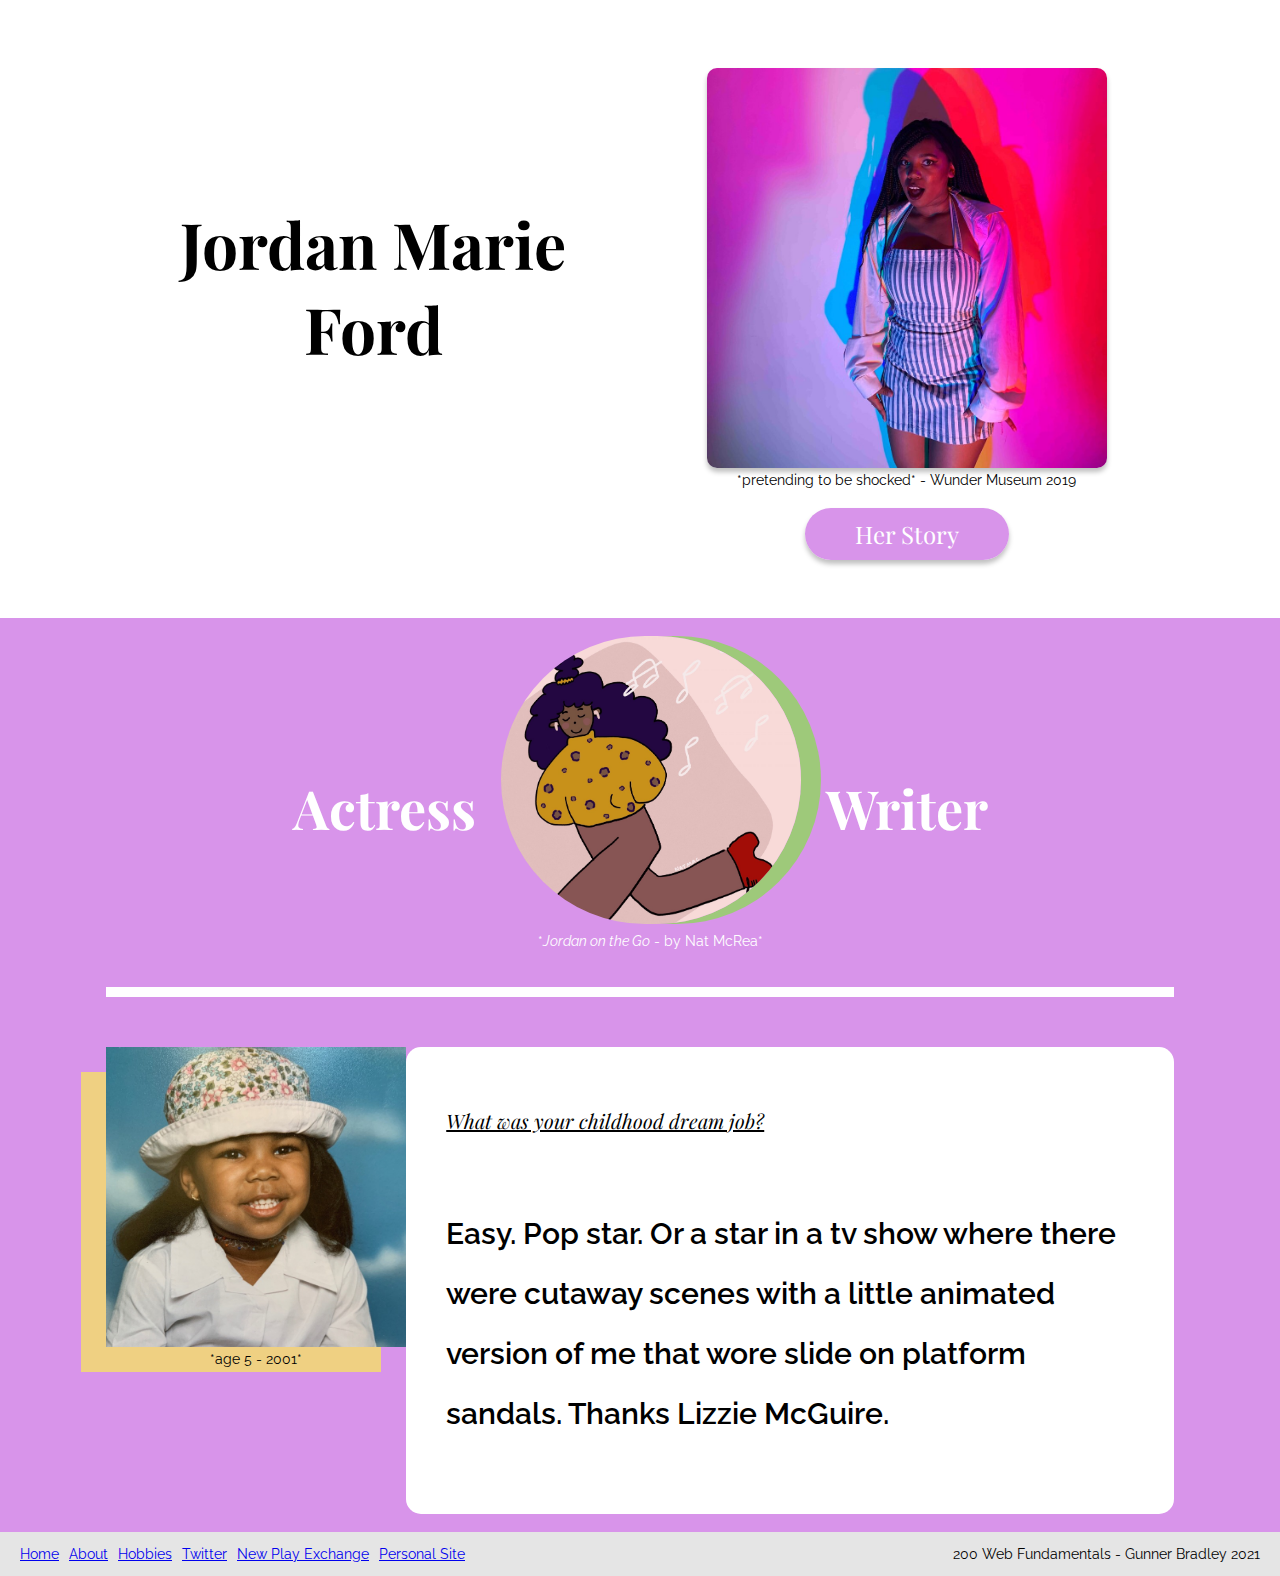
<file: index.html>
<!DOCTYPE html>
<html lang="en">
    <head>
        <meta charset="UTF-8">
        <meta http-equiv="X-UA-Compatible" content="IE=edge">
        <meta name="viewport" content="width=device-width, initial-scale=1.0">
        <title>BioSite</title>
        <link rel="preconnect" href="https://fonts.gstatic.com">
        <link href="https://fonts.googleapis.com/css2?family=Playfair+Display:ital,wght@0,400;0,500;0,600;0,700;0,800;0,900;1,400;1,500;1,600;1,700;1,800;1,900&family=Raleway:ital,wght@0,100;0,200;0,300;0,400;0,500;0,600;0,700;0,800;0,900;1,100;1,200;1,300;1,400;1,500;1,600;1,700;1,800;1,900&display=swap" rel="stylesheet">
        <link rel="stylesheet" href="https://cdnjs.cloudflare.com/ajax/libs/font-awesome/5.15.3/css/all.min.css" integrity="sha512-iBBXm8fW90+nuLcSKlbmrPcLa0OT92xO1BIsZ+ywDWZCvqsWgccV3gFoRBv0z+8dLJgyAHIhR35VZc2oM/gI1w==" crossorigin="anonymous" />
        <link rel="stylesheet" href="./src/styles.css">
    </head>
    <body>
        <nav>
            <div class="dropdown">
                <a onclick="toggleNav()" class="fa fa-bars" id="dropbtn"></a>
                <div id="dropdownMenu" class="dropdown-content">
                <a href="#">Home</a>
                <a href="./about.html">About</a>
                <a href="./hobbies.html">Hobbies</a>
            </div>
        </div>
        </nav>

        <div class="socials-container ">
            <a href="https://twitter.com/Nadrojo" class="fab fa-twitter socials" target="_blank"></a>
            <a href="https://newplayexchange.org/users/7292/jordan-ford" class="fa fa-feather-alt socials" target="_blank"></a>
            <a href="https://www.jordanmarieford.com/" class="fas fa-address-card socials" target="_blank"></a>
        </div>

        <div class="container-flex padding-set" >
            <div class="two-col-section">
                <div id="bannerCircle"></div>
                <h1 id="title">Jordan Marie Ford</h1>
                <div id="bannerSquare"></div>
            </div>
            <div class="two-col-section" >
                <img src="./src/img/IMG_0623.jpg" alt="Image of Jordan Ford at Chicago's Wunder Museum in 2019" id="bannerImg">
                <p class="imgCaption">*pretending to be shocked* - Wunder Museum 2019</p>
                <a href="./about.html" class="btn">Her Story</a> 
            </div>
        </div>
        <div id="sub-banner" class="padding-set">
            <div id="sub-banner-one" class="container-flex">
                <h2>Actress</h2>
                <div>
                    <img src="./src/img/IMG_0450.JPG" alt="Digital illustration titled 'Jordan on the Go' by artist Nat McRea"> 
                    <p class="imgCaption">*<em>Jordan on the Go</em> - by Nat McRea*</p>
                </div>   
                <h2>Writer</h2>    
            </div>  
            <hr>
            <div class="container-flex" id="sub-banner-two" >
                <div>
                    <img src="./src/img/IMG_0624.JPG" alt="Five year old portrait of Jordan Ford">
                    <p class="imgCaption">*age 5 - 2001*</p>
                </div>
                <div class="quote-card">
                    <p class="quote-card">What was your childhood dream job?</p>
                    <p class="quote-card">Easy. Pop star. Or a star in a tv show where there were cutaway scenes with a little animated version of me that wore slide on platform sandals. Thanks Lizzie McGuire.</p>
                </div>
            </div>
        </div>
        <footer class="container-flex">
            <div class="container-flex">
                <a href="#">Home</a>
                <a href="./about.html">About</a>
                <a href="./hobbies.html">Hobbies</a>
                <a href="https://twitter.com/Nadrojo" target="_blank">Twitter</a>
                <a href="https://newplayexchange.org/users/7292/jordan-ford" target="_blank">New Play Exchange</a>
                <a href="https://www.jordanmarieford.com/" target="_blank">Personal Site</a>
            </div>
            <div class="container-flex">
                <p>200 Web Fundamentals - Gunner Bradley 2021</p>
            </div>
        </footer>
        <script>
        // Toggler for NavMenu
            function toggleNav() {
            document.getElementById("dropdownMenu").classList.toggle("show");
            document.getElementById("dropbtn").classList.toggle("dropbtnopen");
            }
            
            window.onclick = (event) => {
            if (!event.target.matches('#dropbtn')) {
                let dropdowns = document.getElementsByClassName("dropdown-content");
                let menubtn = document.getElementsByClassName("dropbtn");

                for (i = 0; i < dropdowns.length; i++) {
                let openDropdown = dropdowns[i];
                if (openDropdown.classList.contains('show') ) {
                    openDropdown.classList.remove('show');
                    document.getElementById("dropbtn").classList.toggle("dropbtnopen");
                }
                }
            }
            }
        // End Toggler
        </script>
    </body>
</html>
</file>
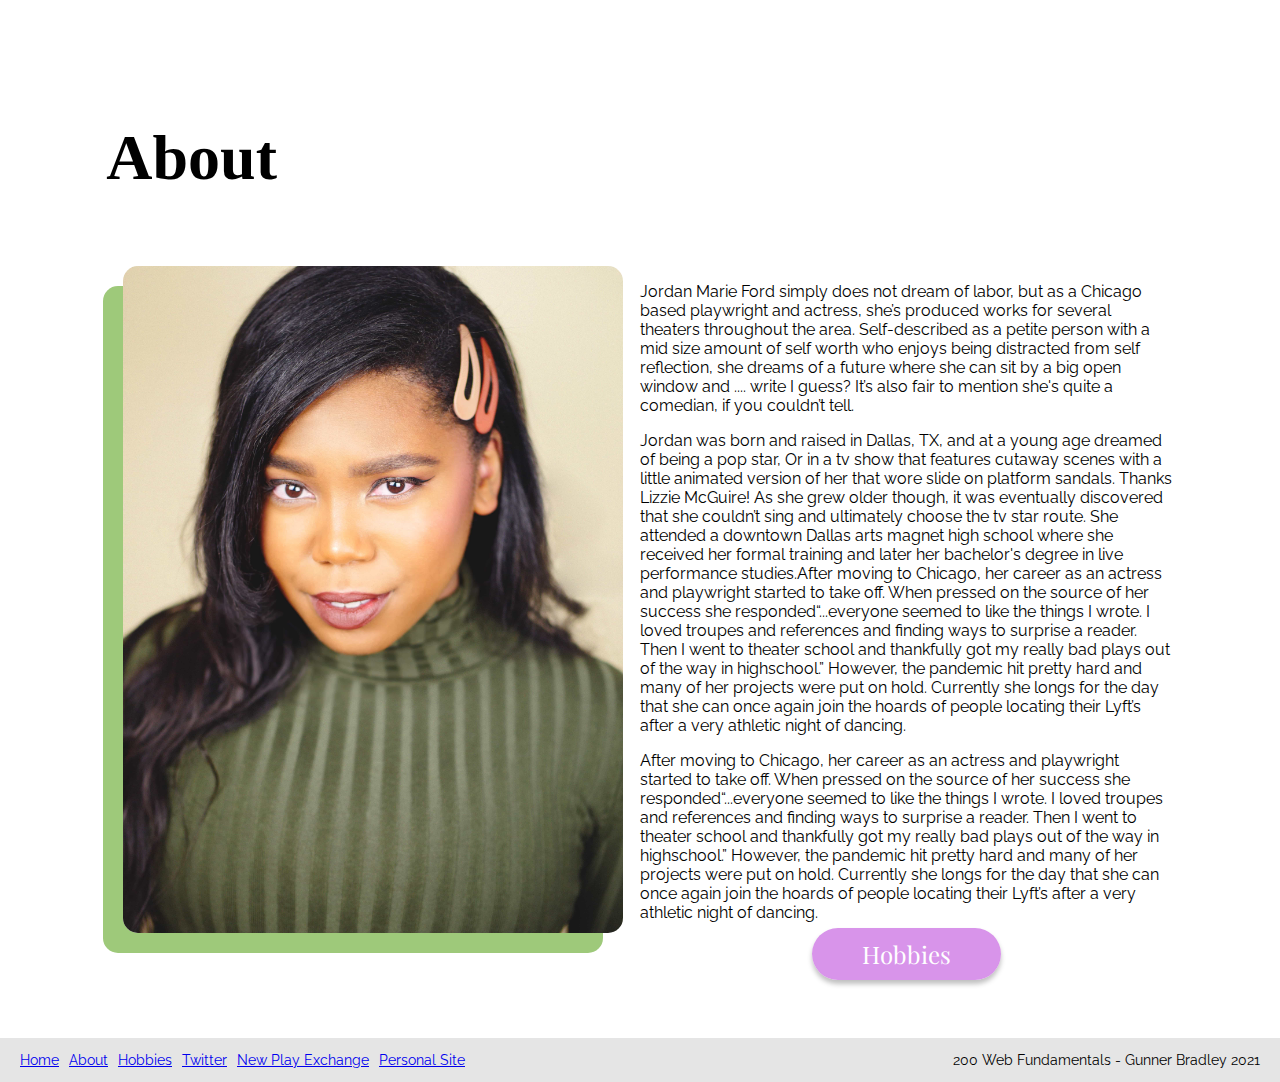
<file: about.html>
<!DOCTYPE html>
<html lang="en">
<head>
    <meta charset="UTF-8">
    <meta http-equiv="X-UA-Compatible" content="IE=edge">
    <meta name="viewport" content="width=device-width, initial-scale=1.0">
    <title>BioSite</title>
    <link rel="preconnect" href="https://fonts.gstatic.com">
    <link href="https://fonts.googleapis.com/css2?family=Playfair+Display:ital,wght@0,400;0,500;0,600;0,700;0,800;0,900;1,400;1,500;1,600;1,700;1,800;1,900&family=Raleway:ital,wght@0,100;0,200;0,300;0,400;0,500;0,600;0,700;0,800;0,900;1,100;1,200;1,300;1,400;1,500;1,600;1,700;1,800;1,900&display=swap" rel="stylesheet">
    <link rel="stylesheet" href="https://cdnjs.cloudflare.com/ajax/libs/font-awesome/5.15.3/css/all.min.css" integrity="sha512-iBBXm8fW90+nuLcSKlbmrPcLa0OT92xO1BIsZ+ywDWZCvqsWgccV3gFoRBv0z+8dLJgyAHIhR35VZc2oM/gI1w==" crossorigin="anonymous" />
    <link rel="stylesheet" href="./src/styles.css">
</head>
<body>
    <nav>
      <div class="dropdown">
        <a onclick="toggleNav()" class="fa fa-bars" id="dropbtn"></a>
        <div id="dropdownMenu" class="dropdown-content">
          <a href="./index.html">Home</a>
          <a href="#">About</a>
          <a href="./hobbies.html">Hobbies</a>
        </div>
      </div>
    </nav>
    <div class="socials-container">
      <a href="https://twitter.com/Nadrojo" class="fab fa-twitter socials" target="_blank"></a>
      <a href="https://newplayexchange.org/users/7292/jordan-ford" class="fa fa-feather-alt socials" target="_blank"></a>
      <a href="https://www.jordanmarieford.com/" class="fas fa-address-card socials" target="_blank"></a>
    </div>
      <h2 class="padding-set titles">About</h2>
      <div class="container-flex padding-set" id="about">
          <div class="two-col-section ">
              <img src="./src/img/jordan-portrait.jpg" alt="Headshot photo of Jordan Ford">    
          </div>
          <div class="two-col-section">
              <p>Jordan Marie Ford simply does not dream of labor, but as a Chicago based playwright and actress, she’s produced works for several theaters throughout the area. Self-described as a petite person with a mid size amount of self worth who enjoys being distracted from self reflection, she dreams of a future where she can sit by a big open window and .... write I guess? It’s also fair to mention she's quite a comedian, if you couldn’t tell.</p>
              <p>Jordan was born and raised in Dallas, TX, and at a young age dreamed of being a pop star, Or in a tv show that features cutaway scenes with a little animated version of her that wore slide on platform sandals. Thanks Lizzie McGuire! As she grew older though, it was eventually discovered that she couldn’t sing and ultimately choose the tv star route. She attended a downtown Dallas arts magnet high school where she received her formal training and later her bachelor's degree in live performance studies.After moving to Chicago, her career as an actress and playwright started to take off. When pressed on the source of her success she responded“...everyone seemed to like the things I wrote. I loved troupes and references and finding ways to surprise a reader. Then I went to theater school and thankfully got my really bad plays out of the way in highschool.” However, the pandemic hit pretty hard and many of her projects were put on hold. Currently she longs for the day that she can once again join the hoards of people locating their Lyft’s after a very athletic night of dancing.</p>
              <p>After moving to Chicago, her career as an actress and playwright started to take off. When pressed on the source of her success she responded“...everyone seemed to like the things I wrote. I loved troupes and references and finding ways to surprise a reader. Then I went to theater school and thankfully got my really bad plays out of the way in highschool.” However, the pandemic hit pretty hard and many of her projects were put on hold. Currently she longs for the day that she can once again join the hoards of people locating their Lyft’s after a very athletic night of dancing.</p>
              <a href="./hobbies.html" class="btn">Hobbies</a> 
          </div> 
      </div>
      <footer class="container-flex">
        <div class="container-flex">
            <a href="./index.html">Home</a>
            <a href="#">About</a>
            <a href="./hobbies.html">Hobbies</a>
            <a href="https://twitter.com/Nadrojo" target="_blank">Twitter</a>
            <a href="https://newplayexchange.org/users/7292/jordan-ford" target="_blank">New Play Exchange</a>
            <a href="https://www.jordanmarieford.com/" target="_blank">Personal Site</a>
        </div>
        <div class="container-flex">
            <p>200 Web Fundamentals - Gunner Bradley 2021</p>
        </div>
      </footer>
      <script>
          // Toggler for NavMenu
              function toggleNav() {
                document.getElementById("dropdownMenu").classList.toggle("show");
                document.getElementById("dropbtn").classList.toggle("dropbtnopen");
              }
              
              window.onclick = (event) => {
                if (!event.target.matches('#dropbtn')) {
                  let dropdowns = document.getElementsByClassName("dropdown-content");
                  let menubtn = document.getElementsByClassName("dropbtn");
      
                  for (i = 0; i < dropdowns.length; i++) {
                    let openDropdown = dropdowns[i];
                    if (openDropdown.classList.contains('show') ) {
                      openDropdown.classList.remove('show');
                      document.getElementById("dropbtn").classList.toggle("dropbtnopen");
                    }
                  }
                }
              }
          // End Toggler
      </script>
    </body>
    </html>
</file>
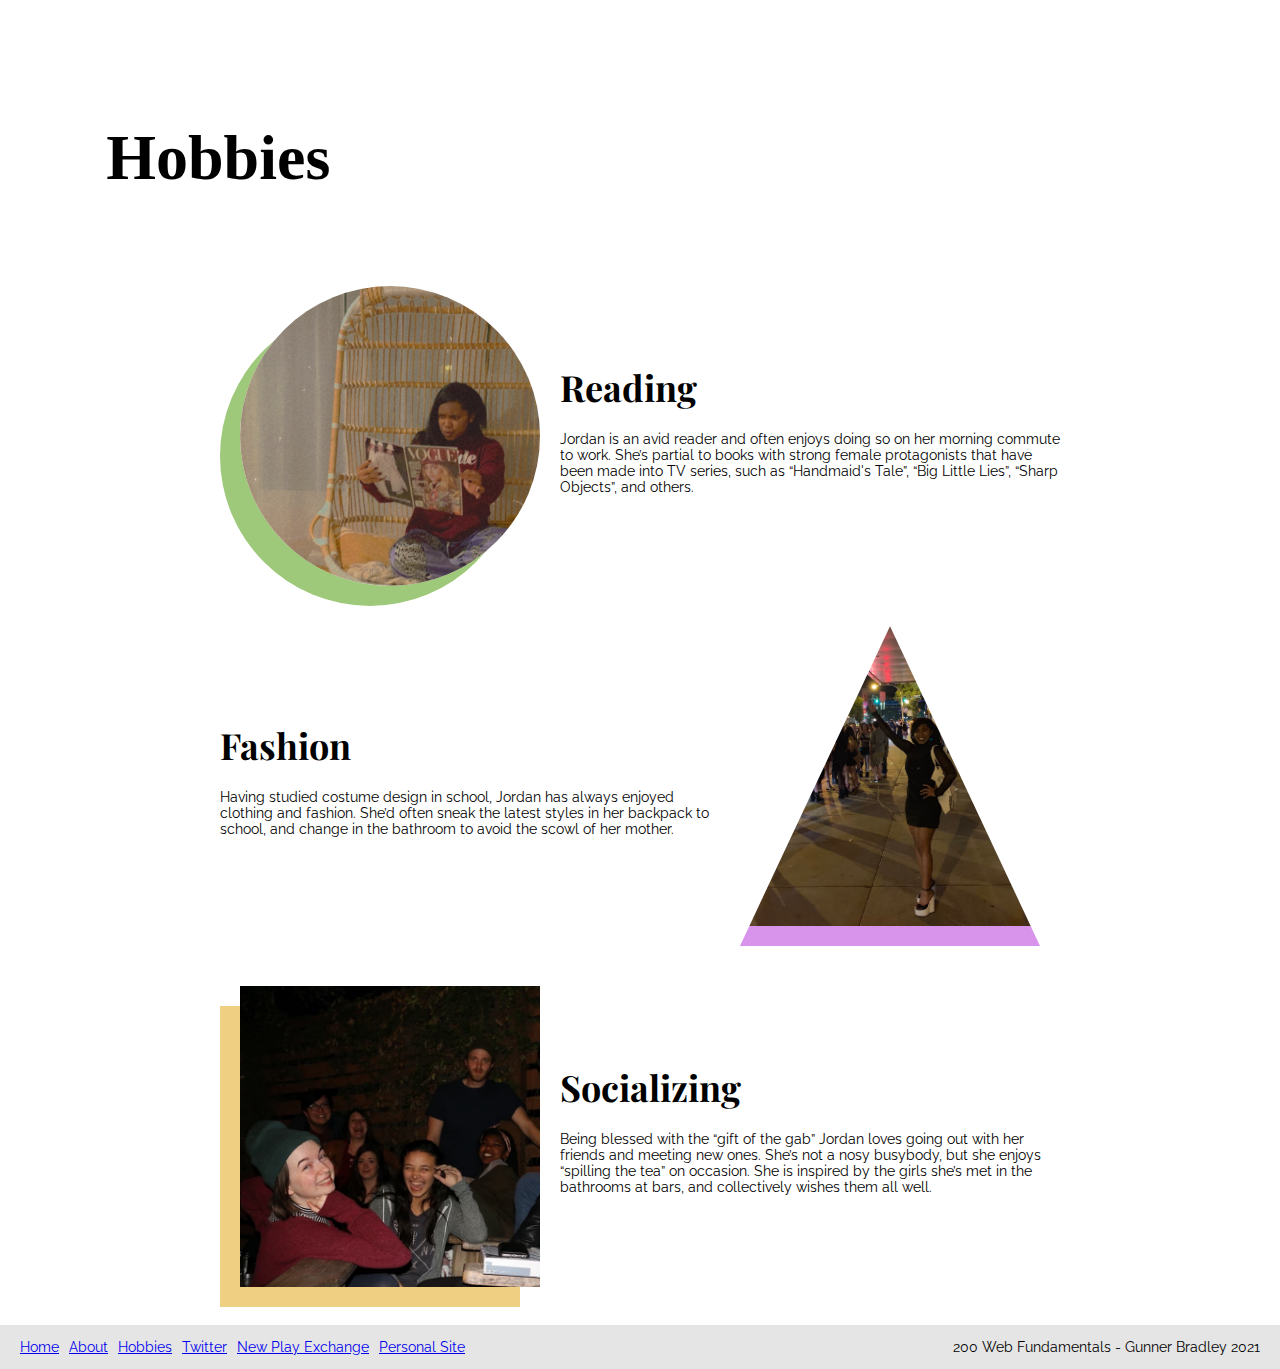
<file: hobbies.html>
<!DOCTYPE html>
<html lang="en">
<head>
    <meta charset="UTF-8">
    <meta http-equiv="X-UA-Compatible" content="IE=edge">
    <meta name="viewport" content="width=device-width, initial-scale=1.0">
    <title>BioSite</title>
    <link rel="preconnect" href="https://fonts.gstatic.com">
    <link href="https://fonts.googleapis.com/css2?family=Playfair+Display:ital,wght@0,400;0,500;0,600;0,700;0,800;0,900;1,400;1,500;1,600;1,700;1,800;1,900&family=Raleway:ital,wght@0,100;0,200;0,300;0,400;0,500;0,600;0,700;0,800;0,900;1,100;1,200;1,300;1,400;1,500;1,600;1,700;1,800;1,900&display=swap" rel="stylesheet">
    <link rel="stylesheet" href="https://cdnjs.cloudflare.com/ajax/libs/font-awesome/5.15.3/css/all.min.css" integrity="sha512-iBBXm8fW90+nuLcSKlbmrPcLa0OT92xO1BIsZ+ywDWZCvqsWgccV3gFoRBv0z+8dLJgyAHIhR35VZc2oM/gI1w==" crossorigin="anonymous" />
    <link rel="stylesheet" href="./src/styles.css">
</head>
<body>
    <nav>
      <div class="dropdown">
        <a onclick="toggleNav()" class="fa fa-bars" id="dropbtn"></a>
        <div id="dropdownMenu" class="dropdown-content">
          <a href="./index.html">Home</a>
          <a href="./about.html">About</a>
          <a href="#">Hobbies</a>
        </div>
      </div>
    </nav>

    <div class="socials-container ">
        <a href="https://twitter.com/Nadrojo" class="fab fa-twitter socials" target="_blank"></a>
        <a href="https://newplayexchange.org/users/7292/jordan-ford" class="fa fa-feather-alt socials" target="_blank"></a>
        <a href="https://www.jordanmarieford.com/" class="fas fa-address-card socials" target="_blank"></a>
    </div>
    <h2 class="padding-set titles">Hobbies</h2>
    <div class="padding-set hobbies">
        <div class="container-flex hobbies-card">
            <img src="./src/img/reading.JPG" alt="Jordan sitting and reading a magazine">
            <div>
                <h3>Reading</h3>
                <p>Jordan is an avid reader and often enjoys doing so on her morning commute to work. She’s partial to books with strong female protagonists that have been made into TV series, such as “Handmaid's Tale”, “Big Little Lies”, “Sharp Objects”, and others.</p>
            </div>
        </div>
        <div class="container-flex hobbies-card">
            <div>
                <h3>Fashion</h3>
                <p>Having studied costume design in school, Jordan has always enjoyed clothing and fashion. She’d often sneak the latest styles in her backpack to school, and change in the bathroom to avoid the scowl of her mother.</p>
            </div>
            <img src="./src/img/fashion.JPG" alt="Jordan standing on the sidewalk wearing fashionable clothes">
        </div>
        <div class="container-flex hobbies-card">
            <img src="./src/img/socializing.JPG" alt="Jordan with a large group of friends">
            <div>
                <h3>Socializing</h3>
                <p>Being blessed with the “gift of the gab” Jordan loves going out with her friends and meeting new ones. She’s not a nosy busybody, but she enjoys “spilling the tea” on occasion. She is inspired by the girls she’s met in the bathrooms at bars, and collectively wishes them all well.</p>
            </div>
        </div>

    </div>
    <footer class="container-flex">
        <div class="container-flex">
            <a href="./index.html">Home</a>
            <a href="./about.html">About</a>
            <a href="#">Hobbies</a>
            <a href="https://twitter.com/Nadrojo" target="_blank">Twitter</a>
            <a href="https://newplayexchange.org/users/7292/jordan-ford" target="_blank">New Play Exchange</a>
            <a href="https://www.jordanmarieford.com/" target="_blank">Personal Site</a>
        </div>
        <div class="container-flex">
            <p>200 Web Fundamentals - Gunner Bradley 2021</p>
        </div>
    </footer>

    <script>
        // Toggler for NavMenu
            function toggleNav() {
              document.getElementById("dropdownMenu").classList.toggle("show");
              document.getElementById("dropbtn").classList.toggle("dropbtnopen");
            }
            
            window.onclick = (event) => {
              if (!event.target.matches('#dropbtn')) {
                let dropdowns = document.getElementsByClassName("dropdown-content");
                let menubtn = document.getElementsByClassName("dropbtn");
    
                for (i = 0; i < dropdowns.length; i++) {
                  let openDropdown = dropdowns[i];
                  if (openDropdown.classList.contains('show') ) {
                    openDropdown.classList.remove('show');
                    document.getElementById("dropbtn").classList.toggle("dropbtnopen");
                  }
                }
              }
            }
        </script>
    </body>
    </html>
</file>
<file: src/styles.css>
/* font-family: 'Playfair Display', serif; */
/* font-family: 'Raleway', sans-serif; */

/* ELEMENT STYLES */
body{
  margin: 0;
  padding: 0;
}
a:hover{ 
  transform: scale(1.15);
}

hr{ 
  border: 5px solid white;
  margin-bottom: 50px;
}


/* UTILITY CLASSES */

.padding-set{padding: 2vh 8.3vw 2vh 8.3vw }

.container-flex { display:flex; }
.container-block { display:block; }

.btn {
  font-family: 'Playfair Display', serif;
  font-size: 24px; 
  border-radius: 50px;
  background: #D894EA;
  color: #fffffF;
  padding: 10px 50px 10px 50px;
  text-decoration: none;
  text-align: center;
  box-shadow: 0 4px 5px rgba(0,0,0,0.25);
}
.btn:hover { box-shadow: 0 4px 10px rgba(0,0,0,0.5); }

.imgCaption{
  display: block;
  text-align: center;
  margin-top: 0;
  margin-bottom: 30px;
  font-size: 14px;
  font-family: 'Raleway', sans-serif;
}
.socials-container{
  display: block;
  position: absolute;
  overflow: auto;
  top: 30%;
  right: 10px;
  z-index: 1;
}

.socials{
  padding: 12px 16px;
  text-decoration: none;
  display: block;
  font-size: 24px;
  color: #000000;
}

.two-col-section{
  flex-direction: column;
  vertical-align: middle;
  text-align: center;
  width: 50%;
  margin-bottom: 50px;
}
.titles{
  font-size: 64px;
  padding-bottom: 0;
}

/* NAV STYLES */
nav{ 
    height: 50px; 
    font-family: 'Raleway', sans-serif; 
}

#dropbtn {
  padding: 15px;
  font-size: 36px;
  border-radius: 10px 10px 0 0;
  cursor: pointer;
}
  .dropbtnopen { background-color: #b679a1; }
  
  .dropdown {
    float: right;
    position: relative;
  }
  
  .dropdown-content {
    display: none;
    position: absolute;
    border-radius: 10px 0 10px 10px;
    background-color: #e5e5e5;
    min-width: 160px;
    overflow: auto;
    right: 0;
    z-index: 1;
  }
  
  .dropdown-content a {
    color: black;
    padding: 12px 16px;
    text-decoration: none;
    display: block;
  }

  .dropdown a:hover {background-color: #b679a1}
  
  .show {display: block;}

/* ************ HOME STYLES START*********** */
/* BANNER STYLE */
#bannerImg{
  width: 75%;
  border-radius: 10px;
  box-shadow: 0 4px 5px rgba(0,0,0,0.25);
}
#title{
  margin-top: 25%;
  font-family: 'Playfair Display', serif;
  font-size: 64px;
  background: #fffffF;
}

/* SUB-BANNER STYLES */

#sub-banner{ background-color: #D894EA; }

#sub-banner-one{
  color: white;
  font-family: 'Playfair Display', serif;
  font-size: 36px;
  justify-content: center;
  align-items: center;
}

#sub-banner-one h2{ margin: 25px; }

#sub-banner-one img{
  width: 300px;
  border-radius: 500px;
  box-shadow: 20px 0px #9ec97a;  
}

#sub-banner-two img{
  width: 300px;
  box-shadow: -25px 25px #EFD082;
  z-index: 1;
}

.quote-card{
  justify-content: center;
  align-items: center;
  padding: 20px;
  border-radius: 15px;
  background-color: #fffffF;  
}
.quote-card p:nth-child(1){
  font-family: 'Playfair Display', serif; 
  font-style: italic;
  font-weight: 200;
  font-size: 20px;
  text-decoration: underline;
}
.quote-card p:nth-child(2){
  font-family: 'Raleway', sans-serif; 
  line-height: 2em;
  font-size: 30px;
  font-weight: 600;
  padding-left: 20px;
  padding-right: auto;
}

/* ************ ABOUT STYLES START *********** */

#about img{
  width: 500px;
  border-radius: 15px;
  box-shadow: -20px 20px #9ec97a;
}
#about p{
  font-family: 'Raleway', sans-serif;
  text-align: left;
}
#about a{
  width: 1000px;
  margin-top: 200px;
}

/* ************ HOBBIES STYLES START *********** */
.hobbies-card{
  font-family: 'Raleway', sans-serif;
  font-size: 14px;
  justify-content: center;
  align-items: center;
  display: flex;
  flex-direction: row;
}

.hobbies-card p { max-width: 500px; }

.hobbies-card img{
  width: 300px;
  margin: 20px;
}

.hobbies-card:nth-child(1) img{
  border-radius: 500px;
  box-shadow: -20px 20px #9ec97a;
}

.hobbies-card:nth-child(2) img{
  filter: drop-shadow(16px 16px 10px black);
  clip-path: polygon(50% 0, 0 100%, 100% 100%);
  border-bottom: 20px solid #D894EA;
  display: flex;
  flex-direction: column;
  justify-content: center;
  order: 2;
}
.hobbies-card div:nth-child(1){
  order: 1;
}

.hobbies-card:nth-child(3) img{ box-shadow: -20px 20px#EFD082; }

.hobbies-card h3{
  font-family: 'Playfair Display', serif; 
  font-size: 36px;
  margin: 0 0 20px 0;
}

/* FOOTER */
footer{
  justify-content: space-between;
  align-items: center;
  padding: 0 20px 0 20px;
  background-color: #e5e5e5;
  font-family: 'Raleway', sans-serif;
  font-size: 14px;
}

footer a{ padding-right: 10px;}

@media screen and (max-width: 1200px) {
  #about img{
    width: 400px;
    border-radius: 15px;
  }
}
@media screen and (max-width: 900px) {
  .quote-card p:nth-child(2){
    font-family: 'Raleway', sans-serif; 
    font-size: 20px;
  }
  .container-flex {
    width: auto;
    height: auto;
    
    text-align: center;
    flex-direction: column;
    justify-content: center;
  }
  .two-col-section{ width: auto; }

  .hobbies-card p { max-width: 100%; }

  .hobbies-card:nth-child(2) img{
    order: 1;
  }
  .hobbies-card div:nth-child(1){
    order: 2;
    
  }
}


@media screen and (max-width: 600px) {
    
    #sub-banner-one{ display: none; }
    hr{display: none;}
}
</file>
